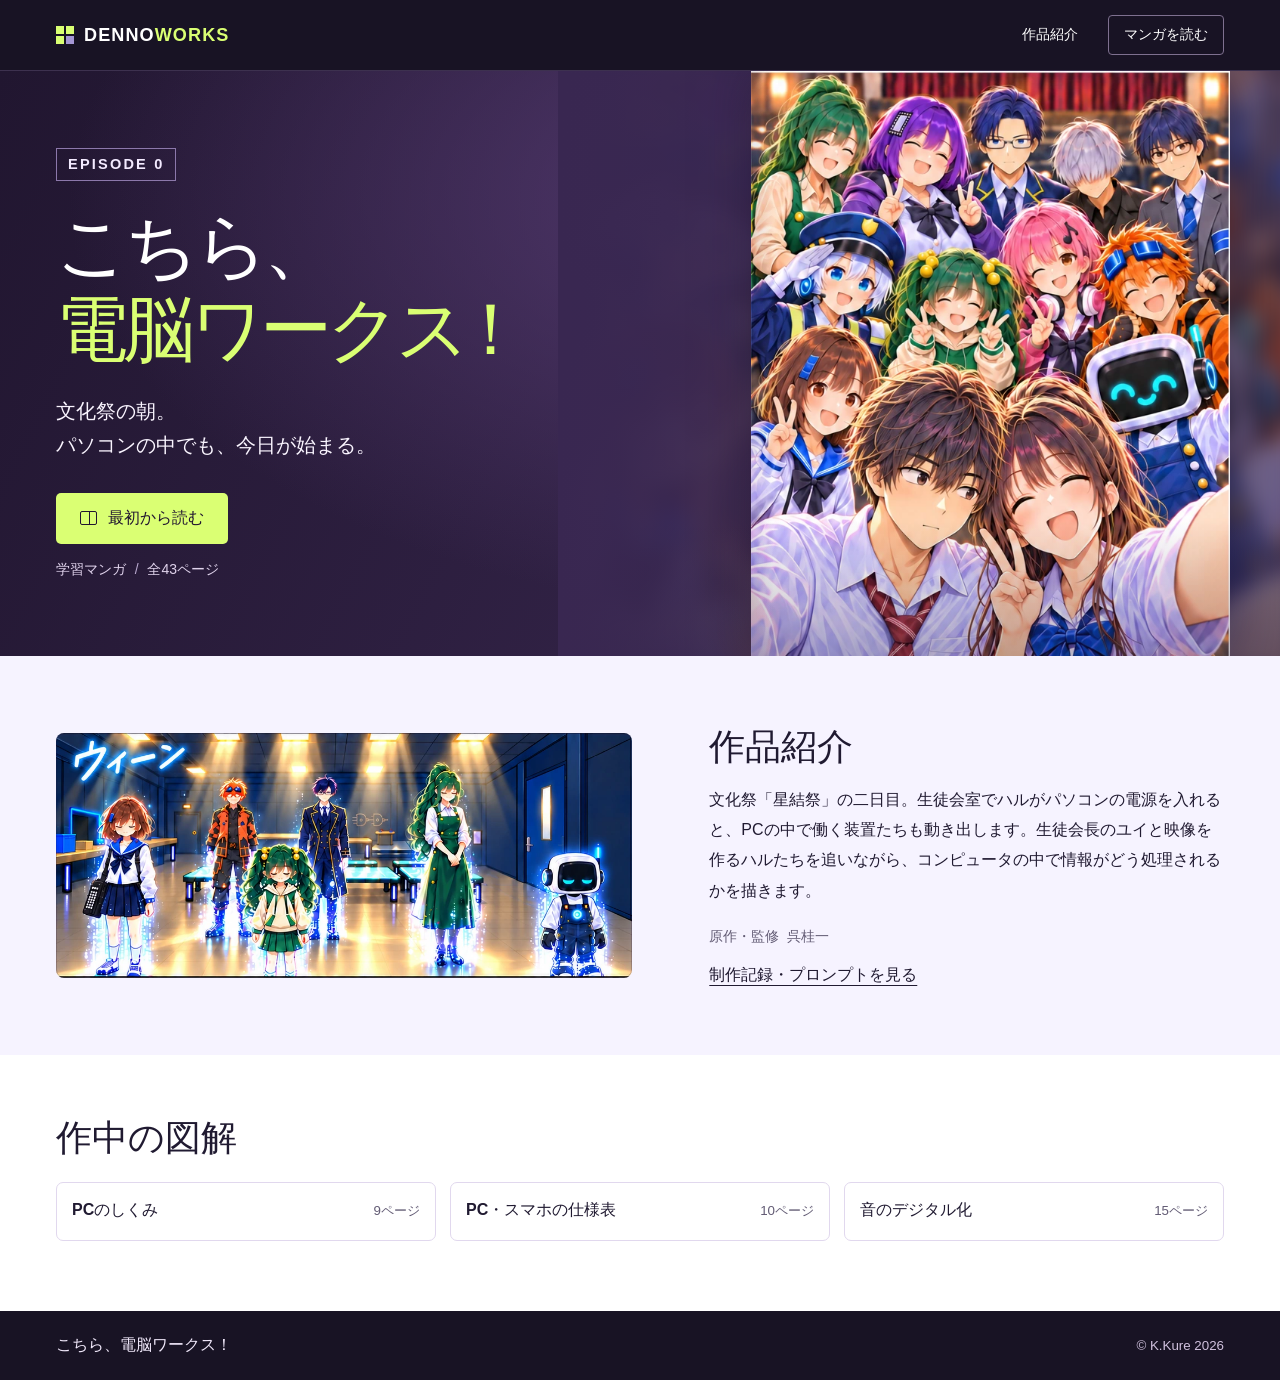
<file: docs/index.html>
<!doctype html>
<html lang="ja">
<head>
  <meta charset="utf-8">
  <meta name="viewport" content="width=device-width, initial-scale=1">
  <meta name="description" content="文化祭の朝、ハルがパソコンの電源を入れる。学園とPCの中を行き来する情報の学習マンガ『こちら、電脳ワークス！』Episode 0。">
  <meta name="theme-color" content="#181324">
  <title>こちら、電脳ワークス！</title>
  <link rel="icon" href="assets/favicon.svg" type="image/svg+xml">
  <link rel="stylesheet" href="assets/site.css">
  <script src="assets/home.js" defer></script>
</head>
<body class="home">
  <header class="masthead">
    <div class="masthead-inner">
      <a class="brand" href="./" aria-label="電脳ワークスのトップ">
        <span class="brand-mark" aria-hidden="true"><i></i><i></i><i></i><i></i></span>
        DENNO<span>WORKS</span>
      </a>
      <nav aria-label="メインメニュー">
        <a href="#story">作品紹介</a>
        <a class="header-read" href="reader.html#p01">マンガを読む</a>
      </nav>
    </div>
  </header>

  <main>
    <section class="hero" aria-labelledby="site-title">
      <div class="hero-inner">
        <div class="hero-art">
          <img src="assets/cast.webp" alt="ハルとユイ、その周りに集まるPCの中の仲間たち" width="634" height="774" fetchpriority="high">
        </div>
        <div class="hero-content">
          <p class="episode-label">Episode 0</p>
          <h1 id="site-title"><span>こちら、</span><em>電脳ワークス<span class="title-exclamation">！</span></em></h1>
          <p class="hero-line">文化祭の朝。<br>パソコンの中でも、今日が始まる。</p>
          <div class="hero-actions">
            <a class="button button-primary" href="reader.html#p01"><span class="book-icon" aria-hidden="true"></span>最初から読む</a>
            <a class="resume" id="resume" href="reader.html" hidden>続きから読む</a>
          </div>
          <p class="hero-meta">学習マンガ <span aria-hidden="true">/</span> 全43ページ</p>
        </div>
      </div>
    </section>

    <section class="story" id="story" aria-labelledby="story-title">
      <div class="story-inner">
        <figure><img src="assets/workspace.webp" width="1038" height="442" alt="電源が入り、PCの中で姿を現す装置たち" loading="lazy"></figure>
        <div class="story-copy">
          <h2 id="story-title">作品紹介</h2>
          <p>文化祭「星結祭」の二日目。生徒会室でハルがパソコンの電源を入れると、PCの中で働く装置たちも動き出します。生徒会長のユイと映像を作るハルたちを追いながら、コンピュータの中で情報がどう処理されるかを描きます。</p>
          <p class="credit">原作・監修&nbsp; 呉桂一</p>
          <a class="story-record" href="production-record/index.html">制作記録・プロンプトを見る</a>
        </div>
      </div>
    </section>

    <section class="diagrams" aria-labelledby="diagrams-title">
      <h2 id="diagrams-title">作中の図解</h2>
      <ul>
        <li><a href="reader.html#p09"><span>PCのしくみ</span><small>9ページ</small></a></li>
        <li><a href="reader.html#p10"><span>PC・スマホの仕様表</span><small>10ページ</small></a></li>
        <li><a href="reader.html#p15"><span>音のデジタル化</span><small>15ページ</small></a></li>
      </ul>
    </section>
  </main>

  <footer class="site-footer"><div><span>こちら、電脳ワークス！</span><small>© K.Kure 2026</small></div></footer>
</body>
</html>
</file>
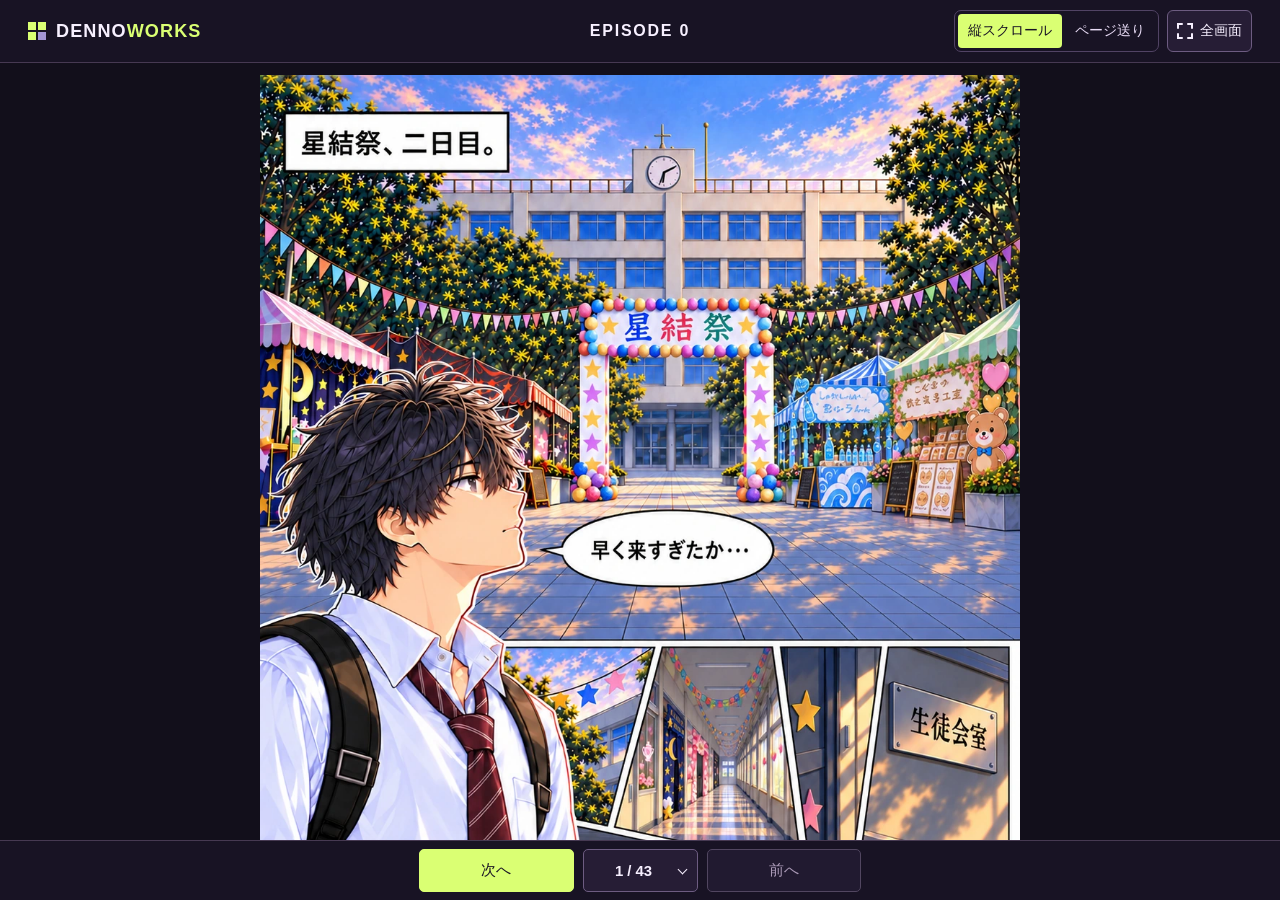
<file: docs/reader.html>
<!doctype html>
<html lang="ja">
<head>
  <meta charset="utf-8">
  <meta name="viewport" content="width=device-width, initial-scale=1">
  <meta name="theme-color" content="#181324">
  <title>Episode 0 | こちら、電脳ワークス！</title>
  <link rel="icon" href="assets/favicon.svg" type="image/svg+xml">
  <link rel="stylesheet" href="assets/site.css">
  <script src="assets/pages.js" defer></script>
  <script src="assets/reader.js" defer></script>
</head>
<body class="reader">
  <header class="reader-header">
    <div class="reader-header-inner">
      <a class="brand" href="./" aria-label="作品トップへ戻る">
        <span class="brand-mark" aria-hidden="true"><i></i><i></i><i></i><i></i></span>
        DENNO<span>WORKS</span>
      </a>
      <h1>Episode 0</h1>
      <div class="reader-tools">
        <div class="mode-picker" role="group" aria-label="読み方">
          <button type="button" id="vertical-mode" aria-pressed="true">縦スクロール</button>
          <button type="button" id="single-mode" aria-pressed="false">ページ送り</button>
        </div>
        <button class="fullscreen-button" type="button" id="fullscreen-button" title="全画面（Fキー）" aria-label="全画面" aria-pressed="false">
          <span class="fullscreen-icon" aria-hidden="true"></span>
          <span id="fullscreen-label">全画面</span>
        </button>
      </div>
    </div>
  </header>

  <main class="reading-area" id="reading-area" aria-label="マンガ本編" tabindex="0">
    <div id="comic" class="comic vertical" dir="ltr"></div>
    <noscript><p class="reader-message">閲覧画面にはJavaScriptを使います。<a href="assets/pages/p01.webp">1ページ目の画像を開く</a></p></noscript>
  </main>

  <nav class="reader-dock" id="reader-dock" aria-label="閲覧操作" hidden>
    <div class="reader-dock-inner">
      <div class="page-nav">
        <button class="page-button next-page" type="button" id="next-page">次へ</button>
        <label class="page-select-label" for="page-select"><span class="visually-hidden">表示するページ</span>
          <select id="page-select"></select>
          <span class="select-chevron" aria-hidden="true"></span>
        </label>
        <button class="page-button prev-page" type="button" id="prev-page">前へ</button>
      </div>
      <div class="zoom-controls" id="zoom-controls" role="group" aria-label="画像の拡大・縮小" hidden>
        <button type="button" id="zoom-out" aria-label="縮小" title="縮小（−キー）">−</button>
        <button type="button" id="zoom-reset" aria-label="ページ全体を表示" title="ページ全体を表示（0キー）">100%</button>
        <button type="button" id="zoom-in" aria-label="拡大" title="拡大（＋キー）">＋</button>
      </div>
    </div>
  </nav>
  <span id="reader-announcement" class="visually-hidden" role="status"></span>
</body>
</html>
</file>
<file: docs/assets/site.css>
:root {
  color-scheme: light;
  --ink: #201a31;
  --night: #181324;
  --lime: #daff73;
  --paper: #f6f3ff;
  --muted: #625b74;
  --japanese: "Hiragino Sans", "Yu Gothic", "Meiryo", "Noto Sans CJK JP", sans-serif;
  --latin: "Arial", sans-serif;
  font-family: var(--japanese);
  background: #fff;
  color: var(--ink);
  font-synthesis: none;
}

*, *::before, *::after { box-sizing: border-box; }
body, h1, h2, p, figure { margin: 0; }
img { display: block; max-width: 100%; }
a { color: inherit; }
button, select { font: inherit; }
[hidden] { display: none !important; }
:focus-visible { outline: 3px solid #8951ef; outline-offset: 4px; }
.hero :focus-visible, .masthead :focus-visible, .reader :focus-visible { outline-color: #e7ff9f; }
.visually-hidden {
  position: absolute;
  width: 1px;
  height: 1px;
  padding: 0;
  overflow: hidden;
  clip-path: inset(50%);
  white-space: nowrap;
}

.masthead { background: var(--night); color: #fff; border-bottom: 1px solid #3d314f; }
.masthead-inner, .hero-inner, .story-inner, .diagrams, .site-footer > div {
  width: min(100% - 112px, 1224px);
  margin-inline: auto;
}
.masthead-inner { min-height: 70px; display: flex; justify-content: space-between; align-items: center; gap: 16px; }
.brand {
  display: inline-flex;
  align-items: center;
  gap: 0;
  font: 800 1.13rem/1 var(--latin);
  letter-spacing: .06em;
  white-space: nowrap;
  text-decoration: none;
}
.brand > span:last-child { color: var(--lime); }
.brand-mark { width: 18px; height: 18px; display: grid; grid-template: repeat(2, 1fr) / repeat(2, 1fr); gap: 2px; margin-right: 10px; }
.brand-mark i { background: var(--lime); }
.brand-mark i:last-child { background: #a597d5; }
.masthead nav { display: flex; align-items: center; gap: 30px; }
.masthead nav a { font-size: .875rem; font-weight: 700; text-decoration: none; white-space: nowrap; }
.masthead nav a:hover { color: var(--lime); }
.header-read { padding: 10px 15px; border: 1px solid #7e708f; border-radius: 4px; }

.hero { position: relative; isolation: isolate; overflow: hidden; background: #211630; color: #fff; }
.hero::before {
  position: absolute;
  z-index: -1;
  inset: 0;
  content: "";
  background: radial-gradient(ellipse at 66% 22%, #543a70 0%, transparent 65%), linear-gradient(117deg, #211630, #342449 70%, #231831);
}
.hero-inner { position: relative; min-height: 585px; display: grid; align-items: center; isolation: isolate; }
.hero-content { position: relative; width: max-content; max-width: 100%; padding-block: 54px; }
.episode-label {
  display: inline-block;
  padding: 7px 11px;
  border: 1px solid #8c78ab;
  color: #f3eaff;
  font: 700 .91rem/1.15 var(--latin);
  letter-spacing: .15em;
  text-transform: uppercase;
}
.hero h1 { margin-top: 24px; font-size: clamp(2.6rem, 5.65vw, 5.25rem); font-weight: 900; line-height: 1.15; letter-spacing: -.065em; }
.hero h1 > span, .hero h1 em { display: block; }
.hero h1 em { color: var(--lime); font-style: normal; white-space: nowrap; }
.title-exclamation { display: inline-block; margin-left: -.15em; }
.hero-line { margin-top: 24px; color: #faf5ff; font-size: clamp(1rem, 1.55vw, 1.28rem); font-weight: 600; line-height: 1.7; }
.hero-actions { display: flex; align-items: center; flex-wrap: wrap; gap: 14px 20px; margin-top: 30px; }
.button { display: inline-flex; min-height: 51px; justify-content: center; align-items: center; gap: 11px; padding: 10px 24px; border-radius: 5px; font-weight: 800; text-decoration: none; }
.button-primary { color: #211630; background: var(--lime); }
.button-primary:hover { background: #ecffa9; }
.book-icon { position: relative; width: 17px; height: 14px; border: 1.7px solid currentColor; border-radius: 2px; }
.book-icon::before { position: absolute; inset: 0 auto 0 50%; border-left: 1.7px solid currentColor; content: ""; }
.resume { font-size: .9rem; font-weight: 700; color: #f2eafd; text-underline-offset: .25em; }
.resume:hover { color: var(--lime); }
.hero-meta { margin-top: 17px; color: #e0d3ec; font-size: .875rem; }
.hero-meta span { margin-inline: .35em; color: #baaad0; }
.hero-art {
  position: absolute;
  z-index: -1;
  inset: 0 min(-56px, calc((1224px - 100vw) / 2)) 0 43%;
  isolation: isolate;
  overflow: hidden;
}
.hero-art img { position: absolute; top: 0; right: max(28px, calc((100vw - 1180px) / 2)); width: auto; height: 100%; max-width: none; box-shadow: 0 0 44px #20142e80; }
.hero-art::before, .hero-art::after { position: absolute; inset: 0; content: ""; pointer-events: none; }
.hero-art::before { z-index: -1; inset: -20px; background: linear-gradient(110deg, #392751 3%, #392751f2 26%, #332345a0 75%), url("cast.webp") center 47% / cover; filter: blur(11px); }
.hero-art::after { background: linear-gradient(90deg, #392751 0%, transparent 30%), linear-gradient(0deg, #21163046, transparent 23%); }

.story { scroll-margin-top: 14px; background: var(--paper); }
.story-inner { display: grid; grid-template-columns: 1.12fr 1fr; align-items: center; gap: clamp(26px, 6vw, 94px); padding-block: 69px; }
.story figure { position: relative; min-width: 0; }
.story figure::after { position: absolute; inset: 0; border: 1px solid #27184038; border-radius: 8px; content: ""; pointer-events: none; }
.story img { width: 100%; height: auto; border-radius: 8px; }
.story h2, .diagrams h2 { font-size: clamp(1.5rem, 3vw, 2.23rem); font-weight: 800; line-height: 1.25; }
.story-copy p { margin-top: 15px; font-size: 1rem; line-height: 1.9; }
.story-copy .credit { margin-top: 17px; font-size: .875rem; color: var(--muted); }
.story-record { display: inline-block; margin-top: 15px; font-weight: 800; text-underline-offset: .3em; }
.story-record:hover { color: #5a337d; }
.diagrams { padding-block: 61px 70px; }
.diagrams ul { display: grid; grid-template-columns: repeat(3, 1fr); gap: 14px; padding: 0; margin: 22px 0 0; list-style: none; }
.diagrams a { display: flex; align-items: baseline; justify-content: space-between; flex-wrap: wrap; gap: 3px 12px; min-height: 59px; padding: 17px 15px; border: 1px solid #e1d8ee; border-radius: 7px; font-weight: 700; text-decoration: none; }
.diagrams a:hover { background: var(--paper); border-color: #baa4d1; }
.diagrams small { font-weight: 500; color: var(--muted); white-space: nowrap; }
.site-footer { background: var(--night); color: #f1e9fb; }
.site-footer > div { padding-block: 24px; display: flex; flex-wrap: wrap; align-items: baseline; justify-content: space-between; gap: 6px 18px; }
.site-footer small { color: #d0c1de; }

.reader {
  --reader-gutter: 12px;
  --reader-backdrop: #120f1b;
  display: grid;
  grid-template-rows: auto minmax(0, 1fr) auto;
  height: 100vh;
  height: 100dvh;
  color-scheme: dark;
  color: #f7f0ff;
  background: var(--reader-backdrop);
}
.reader-header { z-index: 2; border-bottom: 1px solid #463952; background: var(--night); }
.reader-header-inner { width: min(100% - 36px, 1224px); min-height: 62px; margin-inline: auto; display: grid; grid-template-columns: 1fr auto 1fr; align-items: center; gap: 13px; }
.reader-header h1 { font: 700 1rem/1.3 var(--latin); text-transform: uppercase; letter-spacing: .11em; }
.reader-tools { justify-self: end; display: flex; align-items: center; gap: 8px; }
.mode-picker { display: flex; gap: 3px; align-items: center; border: 1px solid #514364; border-radius: 7px; padding: 3px; }
.mode-picker button { min-height: 34px; padding: 5px 10px; border: 0; border-radius: 4px; color: #e9dcf6; background: transparent; font-size: .875rem; font-weight: 700; cursor: pointer; white-space: nowrap; }
.mode-picker button:hover { background: #352844; }
.mode-picker button[aria-pressed="true"] { background: var(--lime); color: var(--night); }
.fullscreen-button {
  display: inline-flex;
  min-width: 42px;
  min-height: 42px;
  align-items: center;
  justify-content: center;
  gap: 7px;
  padding: 6px 9px;
  border: 1px solid #6d5c81;
  border-radius: 6px;
  color: #f7f0ff;
  background: #261d35;
  font-size: .875rem;
  font-weight: 700;
  cursor: pointer;
  white-space: nowrap;
}
.fullscreen-button:hover { background: #4b3765; }
.fullscreen-icon {
  width: 16px;
  height: 16px;
  border: 2px solid currentColor;
  clip-path: polygon(0 0, 36% 0, 36% 35%, 64% 35%, 64% 0, 100% 0, 100% 36%, 65% 36%, 65% 64%, 100% 64%, 100% 100%, 64% 100%, 64% 65%, 36% 65%, 36% 100%, 0 100%, 0 64%, 35% 64%, 35% 36%, 0 36%);
}
.reading-area { min-width: 0; grid-row: 2; overflow: auto; overscroll-behavior: contain; }
.reading-area:focus-visible { outline-offset: -3px; }
.comic.vertical { max-width: calc(760px + 2 * var(--reader-gutter)); padding: var(--reader-gutter); margin-inline: auto; display: grid; gap: 12px; }
.comic figure { position: relative; }
.comic img { width: 100%; height: auto; background: #282136; }
.reader-single .reading-area { container-type: size; }
.comic:not(.vertical) {
  display: grid;
  width: max-content;
  min-width: 100%;
  min-height: 100%;
  padding: var(--reader-gutter);
  place-items: center;
  touch-action: pan-y pinch-zoom;
}
.comic:not(.vertical) figure {
  --fit-width: min(100cqw - 2 * var(--reader-gutter), (100cqh - 2 * var(--reader-gutter)) * var(--page-ratio));
  width: max(1px, calc(var(--fit-width) * var(--zoom, 1)));
}
.reader-zoomed .comic { touch-action: pan-x pan-y pinch-zoom; }
.reader-zoomed .comic img { cursor: grab; }
.reader-panning .comic img { cursor: grabbing; }
.comic figure:has(.page-load-error) img { opacity: 0; }
.page-load-error { position: absolute; inset: 0; display: grid; place-content: center; gap: 12px; text-align: center; padding: 16px; background: #282136; }
.page-load-error button { justify-self: center; padding: 6px 14px; border: 1px solid #766688; border-radius: 5px; background: var(--night); color: #fff; cursor: pointer; }
.reader-dock { z-index: 2; grid-row: 3; border-top: 1px solid #463952; background: var(--night); padding: 8px 12px calc(8px + env(safe-area-inset-bottom)); }
.reader-dock-inner { display: flex; align-items: stretch; justify-content: center; gap: 12px; margin-inline: auto; }
.page-nav { width: min(100%, 442px); display: grid; min-width: 0; grid-template-columns: 1fr auto 1fr; gap: 9px; }
.page-button, #page-select { min-height: 43px; border: 1px solid #6d5c81; border-radius: 5px; color: #f7f0ff; font-size: .93rem; font-weight: 700; cursor: pointer; }
.page-button { padding: 7px; background: #2c223e; white-space: nowrap; }
.page-button:hover:not(:disabled) { background: #4b3765; }
.page-button.next-page { background: var(--lime); color: var(--night); border-color: var(--lime); }
.page-button.next-page:hover:not(:disabled) { background: #ecffa9; }
.page-button:disabled { background: #211a30; border-color: #514660; color: #ac9bb8; cursor: default; }
.page-select-label { position: relative; }
#page-select { appearance: none; width: 115px; padding: 5px 23px 5px 10px; background: #261d35; text-align: center; }
.select-chevron { position: absolute; top: calc(50% - 5px); right: 12px; width: 7px; height: 7px; border: solid currentColor; border-width: 0 1.5px 1.5px 0; transform: rotate(45deg); pointer-events: none; }
.zoom-controls { display: flex; gap: 3px; padding: 3px; border: 1px solid #514364; border-radius: 6px; background: var(--night); }
.zoom-controls button { min-width: 34px; padding: 3px 5px; border: 0; border-radius: 3px; background: #2c223e; color: #f7f0ff; font-weight: 700; cursor: pointer; }
.zoom-controls button:hover:not(:disabled) { background: #4b3765; }
.zoom-controls button:disabled { color: #ac9bb8; cursor: default; }
#zoom-reset { min-width: 53px; font-size: .875rem; font-variant-numeric: tabular-nums; }
.reader-message { padding: 16px; text-align: center; }

.reader-immersive { --reader-gutter: 0px; grid-template-rows: 0 minmax(0, 1fr) 0; }
.reader-immersive .reading-area { scrollbar-width: none; outline: none; }
.reader-immersive .reader-header,
.reader-immersive .reader-dock {
  position: fixed;
  width: max-content;
  max-width: 100%;
  padding: 0;
  border: 0;
  background: none;
  opacity: 0;
  pointer-events: none;
}
.reader-immersive .reader-header { inset: calc(10px + env(safe-area-inset-top)) calc(10px + env(safe-area-inset-right)) auto auto; }
.reader-immersive .reader-dock { inset: auto 0 calc(10px + env(safe-area-inset-bottom)); margin-inline: auto; }
.reader-immersive .reader-header-inner { display: flex; width: auto; min-height: 0; }
.reader-immersive .reader-header .brand,
.reader-immersive .reader-header h1,
.reader-immersive .mode-picker,
.reader-immersive .page-select-label { display: none; }
.reader-immersive .page-nav { width: auto; grid-template-columns: 1fr 1fr; }
.reader-immersive .page-button { min-width: 58px; }
.reader-immersive.reader-controls-visible .reader-header,
.reader-immersive.reader-controls-visible .reader-dock,
.reader-immersive .reader-header:focus-within,
.reader-immersive .reader-dock:focus-within { opacity: 1; pointer-events: auto; }

@media (max-width: 1000px) {
  .masthead-inner, .hero-inner, .story-inner, .diagrams, .site-footer > div { width: calc(100% - 72px); }
  .hero-inner { min-height: 535px; }
  .hero-art { right: -36px; }
  .story-inner { padding-block: 54px; }
}

@media (max-width: 700px) {
  .masthead-inner, .hero-inner, .story-inner, .diagrams, .site-footer > div { width: calc(100% - 36px); }
  .masthead-inner { min-height: 59px; }
  .brand { font-size: .94rem; }
  .brand-mark { width: 15px; height: 15px; margin-right: 7px; }
  .masthead nav { gap: 13px; }
  .masthead nav a { font-size: .8125rem; }
  .header-read { padding: 8px 9px; }
  .hero-inner { min-height: 0; }
  .hero-art { position: relative; z-index: 0; inset: auto; width: calc(100% + 36px); margin-inline: -18px; height: clamp(245px, 77vw, 420px); }
  .hero-art img { inset: 0; width: 100%; object-fit: cover; object-position: center 55%; box-shadow: none; }
  .hero-art::before { background: none; }
  .hero-art::after { background: linear-gradient(0deg, #291b3d 0%, #291b3d9c 13%, transparent 37%); }
  .hero-content { margin-top: -49px; padding-block: 0 36px; }
  .hero h1 { margin-top: 15px; font-size: clamp(2rem, 10.4vw, 4rem); letter-spacing: -.055em; }
  .hero-line { margin-top: 13px; }
  .hero-actions { margin-top: 20px; }
  .hero-meta { margin-top: 13px; }
  .story-inner { grid-template-columns: 1fr; gap: 19px; padding-block: 35px 37px; }
  .story-copy p { margin-top: 11px; }
  .diagrams { padding-block: 35px 39px; }
  .diagrams ul { grid-template-columns: 1fr; gap: 8px; margin-top: 15px; }
  .diagrams a { min-height: 50px; padding: 12px 13px; }
  .reader { --reader-gutter: 6px; }
  .reader-immersive { --reader-gutter: 0px; }
  .reader-header-inner { min-height: 52px; width: calc(100% - 20px); grid-template-columns: 1fr auto; gap: 8px; }
  .reader-header h1 { position: absolute; clip-path: inset(50%); white-space: nowrap; }
  .mode-picker button { min-height: 31px; padding: 4px 7px; font-size: .8125rem; }
  .comic.vertical { gap: 8px; padding-inline: 0; }
}

@media (max-width: 480px) {
  .reader-tools { gap: 5px; }
  .reader-dock { padding-inline: 8px; }
  .reader-dock-inner { gap: 6px; }
  .page-nav { gap: 4px; }
  #page-select { width: 74px; padding-inline: 6px 16px; }
  .select-chevron { right: 7px; }
}

@media (max-width: 390px) {
  .reader:not(.reader-immersive) #fullscreen-label { display: none; }
}

@media (max-width: 350px) {
  .masthead nav { gap: 8px; }
  .masthead nav a, .mode-picker button { font-size: .75rem; }
  .masthead-inner { width: calc(100% - 24px); }
  .brand { font-size: .86rem; }
  .reader .brand-mark { display: none; }
}
</file>
